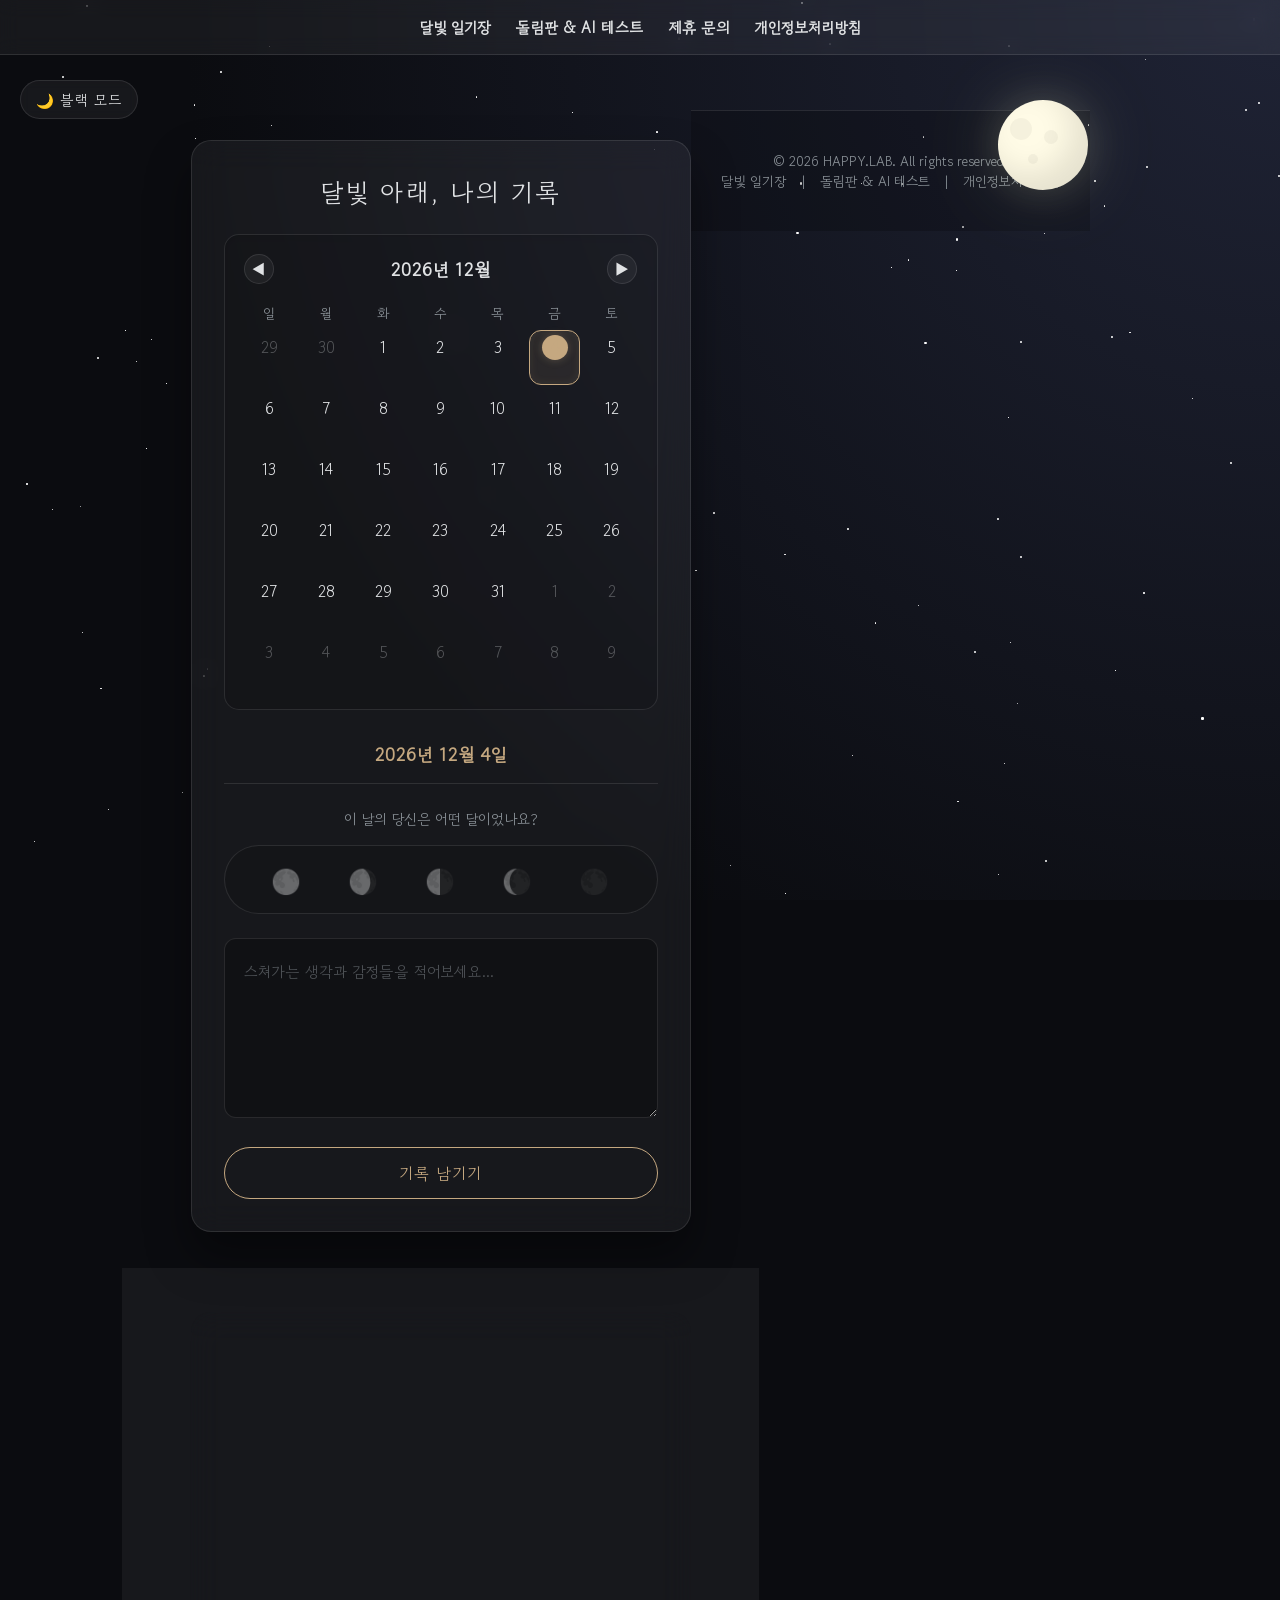
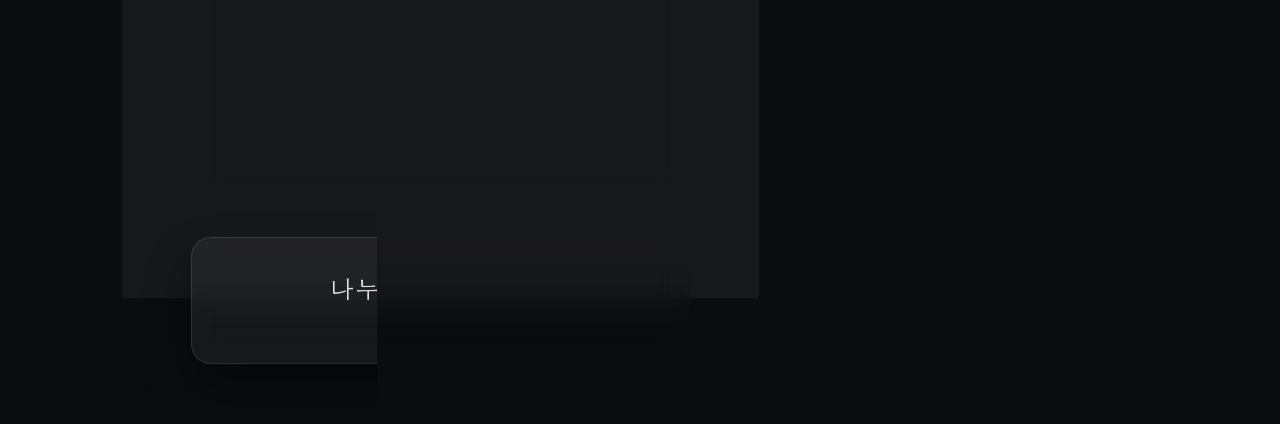
<file: index.html>
<!DOCTYPE html>
<html lang="ko">
<head>
    <meta charset="UTF-8">
    <meta name="viewport" content="width=device-width, initial-scale=1.0">
    <meta name="description" content="달빛 아래 감성을 기록하는 달빛 일기장. 오늘의 감정을 달 모양으로 기록하고 나만의 소중한 추억을 관리해보세요.">
    <meta name="keywords" content="일기장, 온라인 일기, 감정 기록, 달빛 일기, 무료 일기장, HAPPY.LAB">
    <title>달빛 일기장 - 감성적인 오늘의 기록 | HAPPY.LAB</title>
    <!-- 부드러운 폰트: 고운 돋움 적용 -->
    <link rel="preconnect" href="https://fonts.googleapis.com">
    <link rel="preconnect" href="https://fonts.gstatic.com" crossorigin>
    <link href="https://fonts.googleapis.com/css2?family=Gowun+Dodum&display=swap" rel="stylesheet">
    <!-- Google AdSense -->
    <script async src="https://pagead2.googlesyndication.com/pagead/js/adsbygoogle.js?client=ca-pub-1437405101634727"
     crossorigin="anonymous"></script>
    <!-- Google tag (gtag.js) -->
    <script async src="https://www.googletagmanager.com/gtag/js?id=G-NQTQMTBRGP"></script>
    <script>
      window.dataLayer = window.dataLayer || [];
      function gtag(){dataLayer.push(arguments);}
      gtag('js', new Date());

      gtag('config', 'G-NQTQMTBRGP');
    </script>
    <script type="text/javascript">
        (function(c,l,a,r,i,t,y){
            c[a]=c[a]||function(){(c[a].q=c[a].q||[]).push(arguments)};
            t=l.createElement(r);t.async=1;t.src="https://www.clarity.ms/tag/"+i;
            y=l.getElementsByTagName(r)[0];y.parentNode.insertBefore(t,y);
        })(window, document, "clarity", "script", "waeg127cg5");
    </script>
    <style>
        :root {
            /* 기본: 블랙 모드 (Dark Mode) */
            --bg-color: #0b0c10;
            --bg-gradient: radial-gradient(circle at top right, #1f2335, #0b0c10 70%);
            --moon-glow: rgba(255, 255, 200, 0.15);
            --moon-color: #fffbe6;
            --glass-bg: rgba(255, 255, 255, 0.05);
            --glass-border: rgba(255, 255, 255, 0.1);
            --text-main: #e0e2e4;
            --text-muted: #8b9298;
            --accent: #c5a880;
            --accent-hover: #dccaad;
            --panel-shadow: rgba(0, 0, 0, 0.4);
            --input-bg: rgba(0, 0, 0, 0.25);
            --star-color: #fff;
        }

        [data-theme="light"] {
            /* 화이트 모드 (Light Mode) */
            --bg-color: #f4f7f6;
            --bg-gradient: radial-gradient(circle at top right, #e0e7ff, #f4f7f6 70%);
            --moon-glow: rgba(255, 223, 0, 0.2);
            --moon-color: #ffefba;
            --glass-bg: rgba(255, 255, 255, 0.8);
            --glass-border: rgba(0, 0, 0, 0.05);
            --text-main: #2d3436;
            --text-muted: #636e72;
            --accent: #a67c52;
            --accent-hover: #8b653b;
            --panel-shadow: rgba(0, 0, 0, 0.1);
            --input-bg: rgba(255, 255, 255, 0.5);
            --star-color: #a67c52;
        }

        /* 네비게이션 스타일 */
        nav.gnb {
            position: fixed;
            top: 0;
            left: 0;
            width: 100%;
            background: var(--glass-bg);
            backdrop-filter: blur(10px);
            -webkit-backdrop-filter: blur(10px);
            border-bottom: 1px solid var(--glass-border);
            z-index: 1000;
            display: flex;
            justify-content: center;
            padding: 15px 0;
        }
        nav.gnb ul {
            list-style: none;
            display: flex;
            gap: 25px;
        }
        nav.gnb a {
            color: var(--text-main);
            text-decoration: none;
            font-size: 0.95rem;
            font-weight: bold;
            transition: color 0.3s;
        }
        nav.gnb a:hover { color: var(--accent); }

        footer {
            margin-top: 50px;
            padding: 40px 20px;
            background: rgba(0,0,0,0.2);
            color: var(--text-muted);
            text-align: center;
            font-size: 0.85rem;
            border-top: 1px solid var(--glass-border);
        }
        footer a { color: var(--text-muted); text-decoration: none; margin: 0 10px; }
        footer a:hover { text-decoration: underline; color: var(--accent); }

        /* 정보 섹션 스타일 */
        .info-section {
            margin-top: 3rem;
            line-height: 1.8;
            color: var(--text-main);
        }
        .info-section h2 { color: var(--accent); margin-bottom: 1.5rem; text-align: left; border-bottom: 1px solid var(--glass-border); padding-bottom: 10px; }
        .info-section p { margin-bottom: 1rem; font-size: 0.95rem; text-align: left; }

        * {
            box-sizing: border-box;
            margin: 0;
            padding: 0;
            font-family: 'Gowun Dodum', sans-serif;
            transition: background-color 0.3s ease, color 0.3s ease, border-color 0.3s ease, background 0.3s ease;
        }

        body {
            background-color: var(--bg-color);
            color: var(--text-main);
            font-family: 'Gowun Dodum', sans-serif;
            min-height: 100vh;
            display: flex;
            justify-content: center;
            align-items: flex-start;
            overflow-x: hidden;
            position: relative;
            padding-top: 60px;
        }

        /* 배경에 깐 짙은 그라데이션 */
        body::before {
            content: '';
            position: fixed;
            top: 0;
            left: 0;
            width: 100%;
            height: 100%;
            background: var(--bg-gradient);
            z-index: -2;
        }

        /* 별 배경 */
        .stars {
            position: fixed;
            top: 0;
            left: 0;
            width: 100%;
            height: 100%;
            z-index: -1;
            pointer-events: none;
        }

        .star {
            position: absolute;
            background-color: var(--star-color);
            border-radius: 50%;
            animation: twinkle infinite alternate;
        }

        [data-theme="light"] .star { opacity: 0.3; }

        @keyframes twinkle {
            0% { opacity: 0.1; transform: scale(0.8); }
            100% { opacity: 0.8; transform: scale(1.2); }
        }

        /* 달 */
        .moon {
            position: absolute;
            top: 100px;
            right: 15%;
            width: 90px;
            height: 90px;
            background: var(--moon-color);
            border-radius: 50%;
            box-shadow: 
                0 0 40px var(--moon-glow),
                0 0 80px var(--moon-glow),
                inset -15px -15px 30px rgba(0,0,0,0.1);
            z-index: 0;
            animation: float 6s ease-in-out infinite;
        }

        .moon::before {
            content: '';
            position: absolute;
            top: 18px;
            left: 12px;
            width: 22px;
            height: 22px;
            background: rgba(0,0,0,0.04);
            border-radius: 50%;
            box-shadow: 30px 8px 0 -4px rgba(0,0,0,0.04),
                        12px 30px 0 -6px rgba(0,0,0,0.04);
        }

        @keyframes float {
            0% { transform: translateY(0px) rotate(0deg); }
            50% { transform: translateY(-10px) rotate(2deg); }
            100% { transform: translateY(0px) rotate(0deg); }
        }

        /* 메인 컨테이너 */
        .container {
            width: 95%;
            max-width: 500px;
            z-index: 10;
            display: flex;
            flex-direction: column;
            gap: 2rem;
            padding-top: 80px;
            padding-bottom: 60px;
        }

        .glass-panel {
            background: var(--glass-bg);
            backdrop-filter: blur(16px);
            -webkit-backdrop-filter: blur(16px);
            border: 1px solid var(--glass-border);
            border-radius: 20px;
            padding: 2rem;
            box-shadow: 0 25px 45px var(--panel-shadow);
            position: relative;
            overflow: hidden;
        }

        h1 {
            font-size: 1.6rem;
            text-align: center;
            font-weight: 400;
            margin-bottom: 1.5rem;
            letter-spacing: 2px;
            color: var(--text-main);
            text-shadow: 0 2px 10px rgba(255,255,255,0.05);
        }

        .calendar { margin-bottom: 2rem; padding: 1.2rem; background: rgba(0, 0, 0, 0.1); border-radius: 15px; border: 1px solid var(--glass-border); box-shadow: inset 0 2px 10px rgba(0,0,0,0.1); }
        .calendar-header { display: flex; justify-content: space-between; align-items: center; margin-bottom: 1.2rem; font-size: 1.1rem; font-weight: bold; color: var(--text-main); letter-spacing: 1px; }
        .calendar-header button { background: var(--glass-bg); border: 1px solid var(--glass-border); color: var(--text-main); border-radius: 50%; width: 30px; height: 30px; display: flex; justify-content: center; align-items: center; cursor: pointer; transition: all 0.2s ease; }
        .calendar-header button:hover { background: var(--accent); color: #fff; border-color: var(--accent); }
        .calendar-days-row { display: grid; grid-template-columns: repeat(7, 1fr); gap: 6px; text-align: center; font-size: 0.85rem; color: var(--text-muted); margin-bottom: 0.4rem; }
        .calendar-grid { display: grid; grid-template-columns: repeat(7, 1fr); gap: 6px; text-align: center; }
        .calendar-date { display: flex; flex-direction: column; justify-content: center; align-items: center; padding: 4px; height: 55px; cursor: pointer; border-radius: 12px; transition: all 0.3s ease; font-size: 0.95rem; position: relative; border: 1px solid transparent; }
        .calendar-date:hover { background: var(--glass-bg); }
        .calendar-date.selected { background: rgba(197, 168, 128, 0.1); border: 1px solid var(--accent); box-shadow: inset 0 0 10px rgba(197, 168, 128, 0.1); }
        span.date-num { display: flex; justify-content: center; align-items: center; width: 26px; height: 26px; border-radius: 50%; }
        .calendar-date.today span.date-num { background: var(--accent); font-weight: bold; color: #fff; box-shadow: 0 0 8px rgba(197, 168, 128, 0.3); }
        .calendar-date.selected span.date-num { color: var(--accent); font-weight: bold; }
        .calendar-date.other-month { opacity: 0.3; }
        .date-emotion { font-size: 0.85rem; margin-top: 2px; height: 18px; line-height: 18px; }

        .editor-section { animation: fadeIn 0.4s ease; }
        @keyframes fadeIn { from { opacity: 0; transform: translateY(10px); } to { opacity: 1; transform: translateY(0); } }
        .editor-header { text-align: center; margin-bottom: 1.5rem; color: var(--text-main); border-bottom: 1px solid var(--glass-border); padding-bottom: 1rem; }
        .editor-header h2 { font-size: 1.1rem; font-weight: bold; letter-spacing: 1px; color: var(--accent); }
        .emotion-section { margin-bottom: 1.5rem; }
        .emotion-section p { text-align: center; margin-bottom: 1rem; color: var(--text-muted); font-size: 0.9rem; }
        .emotions { display: flex; justify-content: space-evenly; background: rgba(0,0,0,0.1); border-radius: 40px; padding: 8px; border: 1px solid var(--glass-border); }
        .emotion-btn { background: transparent; border: none; font-size: 1.5rem; cursor: pointer; transition: all 0.3s ease; filter: grayscale(100%); opacity: 0.4; padding: 8px; border-radius: 50%; }
        .emotion-btn:hover { transform: scale(1.15); filter: grayscale(20%); opacity: 0.8; }
        .emotion-btn.selected { transform: scale(1.25); filter: grayscale(0%); opacity: 1; background: var(--glass-bg); box-shadow: 0 0 15px rgba(255,255,255,0.1); }
        .diary-input { width: 100%; min-height: 180px; background: var(--input-bg); border: 1px solid var(--glass-border); border-radius: 12px; padding: 1.2rem; color: var(--text-main); font-family: inherit; font-size: 0.95rem; line-height: 1.8; resize: vertical; transition: all 0.3s ease; }
        .diary-input:focus { outline: none; border-color: var(--accent); box-shadow: 0 0 15px rgba(197, 168, 128, 0.15); background: var(--glass-bg); }
        .diary-input::placeholder { color: var(--text-muted); opacity: 0.5; }
        .button-row { display: flex; gap: 1rem; margin-top: 1.5rem; }
        button { padding: 0.8rem; background: transparent; font-family: inherit; font-size: 1rem; border-radius: 30px; cursor: pointer; transition: all 0.3s ease; letter-spacing: 1px; }
        button.save-btn { flex-grow: 1; border: 1px solid var(--accent); color: var(--accent); }
        button.save-btn:hover { background: var(--accent); color: #fff; box-shadow: 0 0 15px rgba(197, 168, 128, 0.3); font-weight: bold; }
        button.delete-btn { width: 30%; border: 1px solid #e06c75; color: #e06c75; display: none; }
        button.delete-btn:hover { background: #e06c75; color: #fff; box-shadow: 0 0 15px rgba(224, 108, 117, 0.3); font-weight: bold; }

        .contact-form { display: flex; flex-direction: column; gap: 1rem; }
        .contact-form label { font-size: 0.85rem; color: var(--text-muted); margin-bottom: 0.4rem; display: block; padding-left: 0.5rem; }
        .contact-form input, .contact-form textarea { width: 100%; background: var(--input-bg); border: 1px solid var(--glass-border); border-radius: 12px; padding: 0.9rem; color: var(--text-main); font-family: inherit; font-size: 0.95rem; transition: all 0.3s ease; }
        .contact-form input:focus, .contact-form textarea:focus { outline: none; border-color: var(--accent); box-shadow: 0 0 15px rgba(197, 168, 128, 0.15); background: var(--glass-bg); }
        .contact-form button[type="submit"] { width: 100%; margin-top: 0.5rem; border: 1px solid var(--accent); color: var(--accent); padding: 0.8rem; background: transparent; font-family: inherit; font-size: 1rem; border-radius: 30px; cursor: pointer; transition: all 0.3s ease; letter-spacing: 1px; }
        .contact-form button[type="submit"]:hover { background: var(--accent); color: #fff; box-shadow: 0 0 15px rgba(197, 168, 128, 0.3); font-weight: bold; }

        .theme-toggle-btn { color: var(--text-main); text-decoration: none; font-size: 0.9rem; background: var(--glass-bg); padding: 8px 15px; border-radius: 20px; border: 1px solid var(--glass-border); backdrop-filter: blur(5px); cursor: pointer; display: flex; align-items: center; gap: 5px; }

        @media (max-width: 480px) {
            .glass-panel { padding: 1.5rem; }
            .moon { width: 70px; height: 70px; top: 80px; right: 20px; }
            .container { padding-top: 60px; }
            h1 { font-size: 1.4rem; }
            .emotion-btn { font-size: 1.3rem; }
            .calendar-date { font-size: 0.85rem; padding: 4px 0; }
        }
    </style>
</head>
<body class="dark-mode">
    <nav class="gnb">
        <ul>
            <li><a href="index.html">달빛 일기장</a></li>
            <li><a href="index1.html">돌림판 & AI 테스트</a></li>
            <li><a href="contact.html">제휴 문의</a></li>
            <li><a href="privacy.html">개인정보처리방침</a></li>
        </ul>
    </nav>

    <div class="stars" id="stars"></div>
    <div class="moon"></div>

    <div style="position: fixed; top: 80px; left: 20px; z-index: 100; display: flex; gap: 10px;">
        <button id="theme-toggle" class="theme-toggle-btn">
            <span id="theme-icon">🌙</span>
            <span id="theme-text">블랙 모드</span>
        </button>
    </div>

    <div class="container">
        <div class="glass-panel">
            <h1>달빛 아래, 나의 기록</h1>
            
            <div class="calendar">
                <div class="calendar-header">
                    <button id="prev-month">◀</button>
                    <span id="calendar-month-year"></span>
                    <button id="next-month">▶</button>
                </div>
                <div class="calendar-days-row">
                    <span>일</span><span>월</span><span>화</span><span>수</span><span>목</span><span>금</span><span>토</span>
                </div>
                <div class="calendar-grid" id="calendar-grid"></div>
            </div>

            <div class="editor-section">
                <div class="editor-header">
                    <h2 id="selected-date-text"></h2>
                </div>
                <div class="emotion-section">
                    <p>이 날의 당신은 어떤 달이었나요?</p>
                    <div class="emotions" id="emotion-selector">
                        <button class="emotion-btn" data-emotion="🌕" title="가득 찬 행복">🌕</button>
                        <button class="emotion-btn" data-emotion="🌖" title="평온함">🌖</button>
                        <button class="emotion-btn" data-emotion="🌗" title="보통의 날">🌗</button>
                        <button class="emotion-btn" data-emotion="🌘" title="조금 지침">🌘</button>
                        <button class="emotion-btn" data-emotion="🌑" title="우울하고 어두움">🌑</button>
                    </div>
                </div>
                <textarea id="diary-text" class="diary-input" placeholder="스쳐가는 생각과 감정들을 적어보세요..."></textarea>
                <div class="button-row">
                    <button class="delete-btn" id="delete-btn">지우기</button>
                    <button class="save-btn" id="save-btn">기록 남기기</button>
                </div>
            </div>
        </div>

        <!-- 애드센스 승인을 위한 정보 섹션 -->
        <div class="glass-panel info-section">
            <h2>🌙 달빛 일기장: 감정 기록의 가치</h2>
            <p>우리는 매일 수많은 감정을 느끼며 살아갑니다. 하지만 바쁜 일상 속에서 그 감정들은 금방 휘발되어 버리곤 합니다. 달빛 일기장은 여러분의 소중한 감정의 변화를 달의 위상 변화에 담아 시각적으로 기록할 수 있도록 돕습니다.</p>
            <p><strong>왜 감정을 기록해야 할까요?</strong> 심리학적으로 자신의 감정을 객관적으로 기록하는 '감정 레이블링'은 스트레스 감소와 자기 객관화에 큰 도움을 줍니다. 보름달부터 초승달까지, 오늘의 마음 상태를 선택하고 짧은 기록을 남기는 습관을 통해 내면의 평화를 찾아보세요.</p>
            <p>본 서비스는 별도의 서버 저장 없이 사용자의 기기(브라우저)에만 데이터를 안전하게 저장하므로 개인정보 유출 걱정 없이 안심하고 이용하실 수 있습니다.</p>
        </div>

        <!-- 댓글 기능 섹션 -->
        <div class="glass-panel">
            <h1>나누고 싶은 이야기</h1>
            <div id="disqus_thread"></div>
            <script>
                /**
                *  RECOMMENDED CONFIGURATION VARIABLES: EDIT AND UNCOMMENT THE SECTION BELOW TO INSERT DYNAMIC VALUES FROM YOUR PLATFORM OR CMS.
                *  LEARN WHY DEFINING THESE VARIABLES IS IMPORTANT: https://disqus.com/admin/universalcode/#configuration-variables    */
                /*
                var disqus_config = function () {
                this.page.url = PAGE_URL;  // Replace PAGE_URL with your page's canonical URL variable
                this.page.identifier = PAGE_IDENTIFIER; // Replace PAGE_IDENTIFIER with your page's unique identifier variable
                };
                */
                (function() { // DON'T EDIT BELOW THIS LINE
                var d = document, s = d.createElement('script');
                s.src = 'https://moon-diary.disqus.com/embed.js';
                s.setAttribute('data-timestamp', +new Date());
                (d.head || d.body).appendChild(s);
                })();
            </script>
            <noscript>Please enable JavaScript to view the <a href="https://disqus.com/?ref_noscript">comments powered by Disqus.</a></noscript>
        </div>
    </div>

    <footer>
        <p>© 2026 HAPPY.LAB. All rights reserved.</p>
        <p>
            <a href="index.html">달빛 일기장</a> | 
            <a href="index1.html">돌림판 & AI 테스트</a> | 
            <a href="privacy.html">개인정보처리방침</a>
        </p>
    </footer>

    <script>
        let currentDate = new Date();
        let selectedDate = new Date();
        let entries = {};
        let selectedEmotion = null;

        document.addEventListener('DOMContentLoaded', () => {
            initTheme();
            createStars();
            loadEntriesFromStorage();
            renderCalendar();
            loadEditorForSelectedDate();
            initEventListeners();
        });

        function initTheme() {
            const savedTheme = localStorage.getItem('moonlight_theme') || 'dark';
            document.documentElement.setAttribute('data-theme', savedTheme);
            updateThemeUI(savedTheme);
        }

        function updateThemeUI(theme) {
            const icon = document.getElementById('theme-icon');
            const text = document.getElementById('theme-text');
            if (theme === 'light') { icon.innerText = '☀️'; text.innerText = '화이트 모드'; }
            else { icon.innerText = '🌙'; text.innerText = '블랙 모드'; }
        }

        function toggleTheme() {
            const currentTheme = document.documentElement.getAttribute('data-theme');
            const newTheme = currentTheme === 'light' ? 'dark' : 'light';
            document.documentElement.setAttribute('data-theme', newTheme);
            localStorage.setItem('moonlight_theme', newTheme);
            updateThemeUI(newTheme);
        }

        function createStars() {
            const starsContainer = document.getElementById('stars');
            for (let i = 0; i < 100; i++) {
                const star = document.createElement('div');
                star.classList.add('star');
                star.style.left = `${Math.random() * 100}%`;
                star.style.top = `${Math.random() * 100}%`;
                star.style.width = `${Math.random() * 2 + 0.5}px`;
                star.style.height = star.style.width;
                star.style.animationDuration = `${Math.random() * 3 + 2}s`;
                starsContainer.appendChild(star);
            }
        }

        function loadEntriesFromStorage() {
            let raw = localStorage.getItem('moonlight_diaries_v2');
            if (raw) entries = JSON.parse(raw);
        }

        function saveEntriesToStorage() { localStorage.setItem('moonlight_diaries_v2', JSON.stringify(entries)); }
        function formatDateKey(dateObj) { return `${dateObj.getFullYear()}-${String(dateObj.getMonth() + 1).padStart(2, '0')}-${String(dateObj.getDate()).padStart(2, '0')}`; }

        function renderCalendar() {
            const monthYear = document.getElementById('calendar-month-year');
            const grid = document.getElementById('calendar-grid');
            const year = currentDate.getFullYear();
            const month = currentDate.getMonth();
            monthYear.innerText = `${year}년 ${month + 1}월`;
            grid.innerHTML = '';
            const firstDay = new Date(year, month, 1).getDay();
            const lastDay = new Date(year, month + 1, 0).getDate();
            const prevLastDay = new Date(year, month, 0).getDate();
            for (let i = firstDay; i > 0; i--) grid.appendChild(createDateCell(new Date(year, month - 1, prevLastDay - i + 1), true));
            for (let i = 1; i <= lastDay; i++) grid.appendChild(createDateCell(new Date(year, month, i), false));
            const total = grid.children.length;
            for (let i = 1; i <= 42 - total; i++) grid.appendChild(createDateCell(new Date(year, month + 1, i), true));
        }

        function createDateCell(dateObj, isOther) {
            const div = document.createElement('div');
            div.classList.add('calendar-date');
            if (isOther) div.classList.add('other-month');
            const today = new Date();
            if (dateObj.toDateString() === today.toDateString()) div.classList.add('today');
            if (dateObj.toDateString() === selectedDate.toDateString()) div.classList.add('selected');
            const num = document.createElement('span');
            num.classList.add('date-num');
            num.innerText = dateObj.getDate();
            div.appendChild(num);
            const emo = document.createElement('div');
            emo.classList.add('date-emotion');
            const key = formatDateKey(dateObj);
            if (entries[key]) emo.innerText = entries[key].emotion;
            div.appendChild(emo);
            div.addEventListener('click', () => {
                selectedDate = new Date(dateObj);
                if (isOther) currentDate = new Date(dateObj);
                renderCalendar();
                loadEditorForSelectedDate();
            });
            return div;
        }

        function loadEditorForSelectedDate() {
            const diaryText = document.getElementById('diary-text');
            const btns = document.querySelectorAll('.emotion-btn');
            document.getElementById('selected-date-text').innerText = `${selectedDate.getFullYear()}년 ${selectedDate.getMonth() + 1}월 ${selectedDate.getDate()}일`;
            const entry = entries[formatDateKey(selectedDate)];
            diaryText.value = entry ? entry.text : '';
            btns.forEach(b => b.classList.remove('selected'));
            selectedEmotion = entry ? entry.emotion : null;
            if (selectedEmotion) btns.forEach(b => { if(b.dataset.emotion === selectedEmotion) b.classList.add('selected'); });
            document.getElementById('delete-btn').style.display = entry ? 'block' : 'none';
        }

        function initEventListeners() {
            const btns = document.querySelectorAll('.emotion-btn');
            const saveBtn = document.getElementById('save-btn');
            const deleteBtn = document.getElementById('delete-btn');
            document.getElementById('theme-toggle').addEventListener('click', toggleTheme);
            document.getElementById('prev-month').addEventListener('click', () => { currentDate.setMonth(currentDate.getMonth() - 1); renderCalendar(); });
            document.getElementById('next-month').addEventListener('click', () => { currentDate.setMonth(currentDate.getMonth() + 1); renderCalendar(); });
            btns.forEach(btn => btn.addEventListener('click', () => { btns.forEach(b => b.classList.remove('selected')); btn.classList.add('selected'); selectedEmotion = btn.dataset.emotion; }));
            saveBtn.addEventListener('click', () => {
                const text = document.getElementById('diary-text').value.trim();
                if (!selectedEmotion && text) { alert('감정 달을 선택해주세요.'); return; }
                if (!text && !selectedEmotion) { alert('기록을 입력해주세요.'); return; }
                entries[formatDateKey(selectedDate)] = { emotion: selectedEmotion || '', text: text, updatedAt: new Date().toISOString() };
                saveEntriesToStorage();
                renderCalendar();
                loadEditorForSelectedDate();
                const original = saveBtn.innerText;
                saveBtn.innerText = '저장 완료 ✨';
                setTimeout(() => saveBtn.innerText = original, 2000);
            });
            deleteBtn.addEventListener('click', () => {
                if (confirm('기록을 지우시겠습니까?')) {
                    delete entries[formatDateKey(selectedDate)];
                    saveEntriesToStorage();
                    renderCalendar();
                    loadEditorForSelectedDate();
                }
            });
        }
    </script>
</body>
</html>
</file>
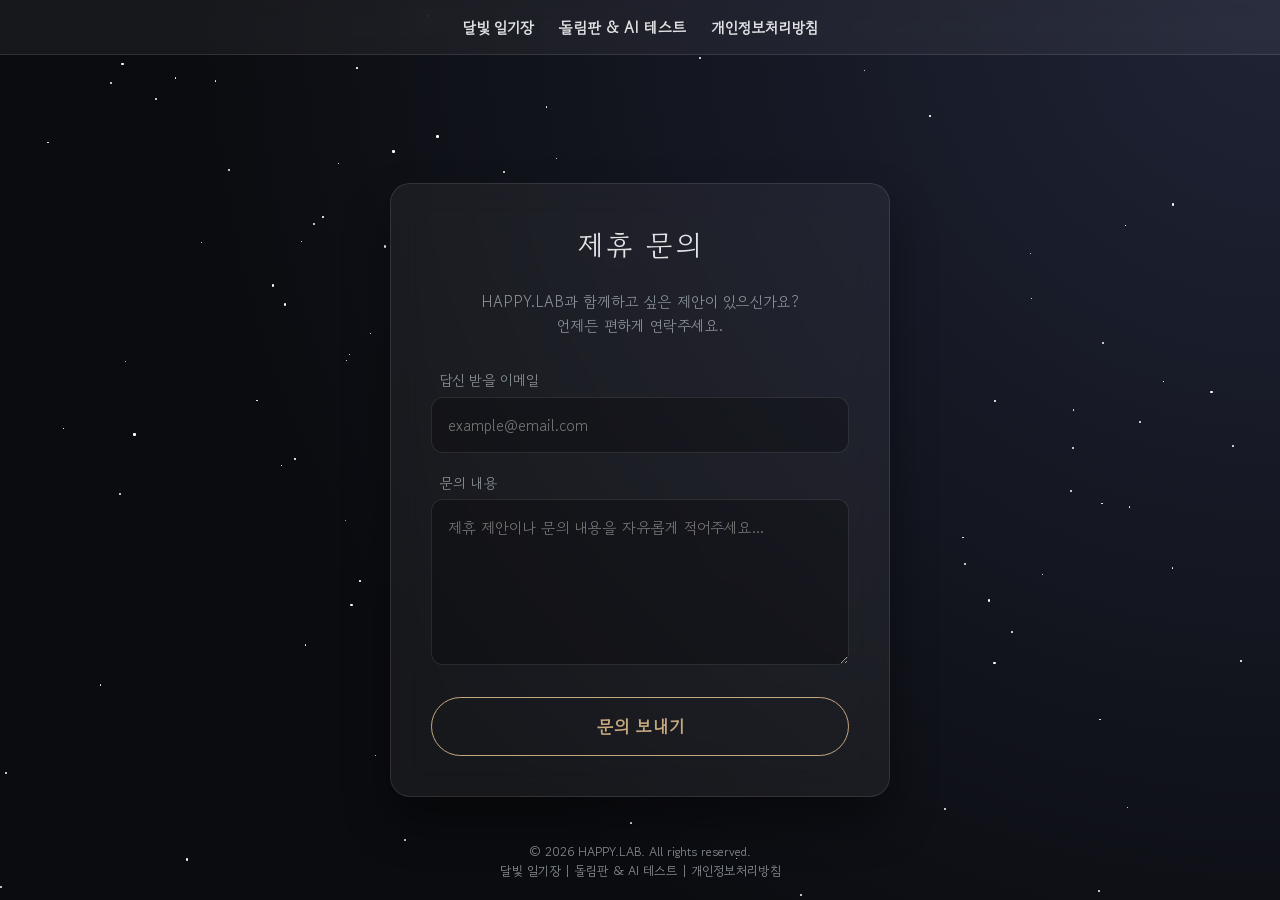
<file: contact.html>
<!DOCTYPE html>
<html lang="ko">
<head>
    <meta charset="UTF-8">
    <meta name="viewport" content="width=device-width, initial-scale=1.0">
    <meta name="description" content="HAPPY.LAB 제휴 문의 페이지입니다. 협업 및 광고 문의를 남겨주세요.">
    <title>제휴 문의 - HAPPY.LAB</title>
    <!-- Google tag (gtag.js) -->
    <script async src="https://www.googletagmanager.com/gtag/js?id=G-NQTQMTBRGP"></script>
    <script>
      window.dataLayer = window.dataLayer || [];
      function gtag(){dataLayer.push(arguments);}
      gtag('js', new Date());

      gtag('config', 'G-NQTQMTBRGP');
    </script>
    <script type="text/javascript">
        (function(c,l,a,r,i,t,y){
            c[a]=c[a]||function(){(c[a].q=c[a].q||[]).push(arguments)};
            t=l.createElement(r);t.async=1;t.src="https://www.clarity.ms/tag/"+i;
            y=l.getElementsByTagName(r)[0];y.parentNode.insertBefore(t,y);
        })(window, document, "clarity", "script", "waeg127cg5");
    </script>
    <!-- 부드러운 폰트: 고운 돋움 적용 -->
    <link rel="preconnect" href="https://fonts.googleapis.com">
    <link rel="preconnect" href="https://fonts.gstatic.com" crossorigin>
    <link href="https://fonts.googleapis.com/css2?family=Gowun+Dodum&display=swap" rel="stylesheet">
    <style>
        :root {
            --bg-color: #0b0c10;
            --bg-gradient: radial-gradient(circle at top right, #1f2335, #0b0c10 70%);
            --moon-glow: rgba(255, 255, 200, 0.15);
            --moon-color: #fffbe6;
            --glass-bg: rgba(255, 255, 255, 0.05);
            --glass-border: rgba(255, 255, 255, 0.1);
            --text-main: #e0e2e4;
            --text-muted: #8b9298;
            --accent: #c5a880;
            --accent-hover: #dccaad;
            --panel-shadow: rgba(0, 0, 0, 0.4);
            --input-bg: rgba(0, 0, 0, 0.25);
            --star-color: #fff;
        }

        [data-theme="light"] {
            --bg-color: #f4f7f6;
            --bg-gradient: radial-gradient(circle at top right, #e0e7ff, #f4f7f6 70%);
            --moon-glow: rgba(255, 223, 0, 0.2);
            --moon-color: #ffefba;
            --glass-bg: rgba(255, 255, 255, 0.8);
            --glass-border: rgba(0, 0, 0, 0.05);
            --text-main: #2d3436;
            --text-muted: #636e72;
            --accent: #a67c52;
            --accent-hover: #8b653b;
            --panel-shadow: rgba(0, 0, 0, 0.1);
            --input-bg: rgba(255, 255, 255, 0.5);
            --star-color: #a67c52;
        }

        * {
            box-sizing: border-box;
            margin: 0;
            padding: 0;
            font-family: 'Gowun Dodum', sans-serif;
            transition: background-color 0.3s ease, color 0.3s ease, border-color 0.3s ease, background 0.3s ease;
        }

        body {
            background-color: var(--bg-color);
            color: var(--text-main);
            min-height: 100vh;
            display: flex;
            justify-content: center;
            align-items: center;
            overflow-x: hidden;
            position: relative;
            padding: 20px;
        }

        body::before {
            content: '';
            position: fixed;
            top: 0;
            left: 0;
            width: 100%;
            height: 100%;
            background: var(--bg-gradient);
            z-index: -2;
        }

        .stars {
            position: fixed;
            top: 0;
            left: 0;
            width: 100%;
            height: 100%;
            z-index: -1;
            pointer-events: none;
        }

        .star {
            position: absolute;
            background-color: var(--star-color);
            border-radius: 50%;
            animation: twinkle infinite alternate;
        }

        @keyframes twinkle {
            0% { opacity: 0.1; transform: scale(0.8); }
            100% { opacity: 0.8; transform: scale(1.2); }
        }

        nav.gnb {
            position: fixed;
            top: 0;
            left: 0;
            width: 100%;
            background: var(--glass-bg);
            backdrop-filter: blur(10px);
            -webkit-backdrop-filter: blur(10px);
            border-bottom: 1px solid var(--glass-border);
            z-index: 1000;
            display: flex;
            justify-content: center;
            padding: 15px 0;
        }
        nav.gnb ul {
            list-style: none;
            display: flex;
            gap: 25px;
        }
        nav.gnb a {
            color: var(--text-main);
            text-decoration: none;
            font-size: 0.95rem;
            font-weight: bold;
            transition: color 0.3s;
        }
        nav.gnb a:hover { color: var(--accent); }

        .container {
            width: 100%;
            max-width: 500px;
            z-index: 10;
            margin-top: 80px;
        }

        .glass-panel {
            background: var(--glass-bg);
            backdrop-filter: blur(16px);
            -webkit-backdrop-filter: blur(16px);
            border: 1px solid var(--glass-border);
            border-radius: 20px;
            padding: 2.5rem;
            box-shadow: 0 25px 45px var(--panel-shadow);
        }

        h1 {
            font-size: 1.8rem;
            text-align: center;
            font-weight: 400;
            margin-bottom: 1.5rem;
            letter-spacing: 2px;
            color: var(--text-main);
        }

        .contact-form { display: flex; flex-direction: column; gap: 1.2rem; }
        .contact-form label { font-size: 0.9rem; color: var(--text-muted); margin-bottom: 0.4rem; display: block; padding-left: 0.5rem; }
        .contact-form input, .contact-form textarea { width: 100%; background: var(--input-bg); border: 1px solid var(--glass-border); border-radius: 12px; padding: 1rem; color: var(--text-main); font-family: inherit; font-size: 0.95rem; transition: all 0.3s ease; }
        .contact-form input:focus, .contact-form textarea:focus { outline: none; border-color: var(--accent); box-shadow: 0 0 15px rgba(197, 168, 128, 0.15); background: var(--glass-bg); }
        .contact-form button[type="submit"] { width: 100%; margin-top: 0.5rem; border: 1px solid var(--accent); color: var(--accent); padding: 1rem; background: transparent; font-family: inherit; font-size: 1.1rem; border-radius: 30px; cursor: pointer; transition: all 0.3s ease; letter-spacing: 1px; font-weight: bold; }
        .contact-form button[type="submit"]:hover { background: var(--accent); color: #fff; box-shadow: 0 0 20px rgba(197, 168, 128, 0.3); }

        footer {
            position: fixed;
            bottom: 0;
            left: 0;
            width: 100%;
            padding: 20px;
            text-align: center;
            font-size: 0.8rem;
            color: var(--text-muted);
        }
    </style>
</head>
<body>
    <nav class="gnb">
        <ul>
            <li><a href="index.html">달빛 일기장</a></li>
            <li><a href="index1.html">돌림판 & AI 테스트</a></li>
            <li><a href="privacy.html">개인정보처리방침</a></li>
        </ul>
    </nav>

    <div class="stars" id="stars"></div>

    <div class="container">
        <div class="glass-panel">
            <h1>제휴 문의</h1>
            <p style="text-align: center; color: var(--text-muted); font-size: 0.95rem; margin-bottom: 2rem; line-height: 1.6;">
                HAPPY.LAB과 함께하고 싶은 제안이 있으신가요?<br>언제든 편하게 연락주세요.
            </p>
            <form action="https://formspree.io/f/xykbqnkr" method="POST" class="contact-form">
                <div>
                    <label for="email">답신 받을 이메일</label>
                    <input type="email" name="email" id="email" placeholder="example@email.com" required>
                </div>
                <div>
                    <label for="message">문의 내용</label>
                    <textarea name="message" id="message" rows="6" placeholder="제휴 제안이나 문의 내용을 자유롭게 적어주세요..." required></textarea>
                </div>
                <button type="submit">문의 보내기</button>
            </form>
        </div>
    </div>

    <footer>
        <p>© 2026 HAPPY.LAB. All rights reserved.</p>
        <p>
            <a href="index.html" style="color: var(--text-muted); text-decoration: none;">달빛 일기장</a> | 
            <a href="index1.html" style="color: var(--text-muted); text-decoration: none;">돌림판 & AI 테스트</a> | 
            <a href="privacy.html" style="color: var(--text-muted); text-decoration: none;">개인정보처리방침</a>
        </p>
    </footer>

    <script>
        // 별 생성 스크립트
        function createStars() {
            const starsContainer = document.getElementById('stars');
            for (let i = 0; i < 100; i++) {
                const star = document.createElement('div');
                star.classList.add('star');
                star.style.left = `${Math.random() * 100}%`;
                star.style.top = `${Math.random() * 100}%`;
                star.style.width = `${Math.random() * 2 + 0.5}px`;
                star.style.height = star.style.width;
                star.style.animationDuration = `${Math.random() * 3 + 2}s`;
                starsContainer.appendChild(star);
            }
        }
        createStars();

        // 테마 로드
        const savedTheme = localStorage.getItem('moonlight_theme') || 'dark';
        document.documentElement.setAttribute('data-theme', savedTheme);
    </script>
</body>
</html>
</file>
